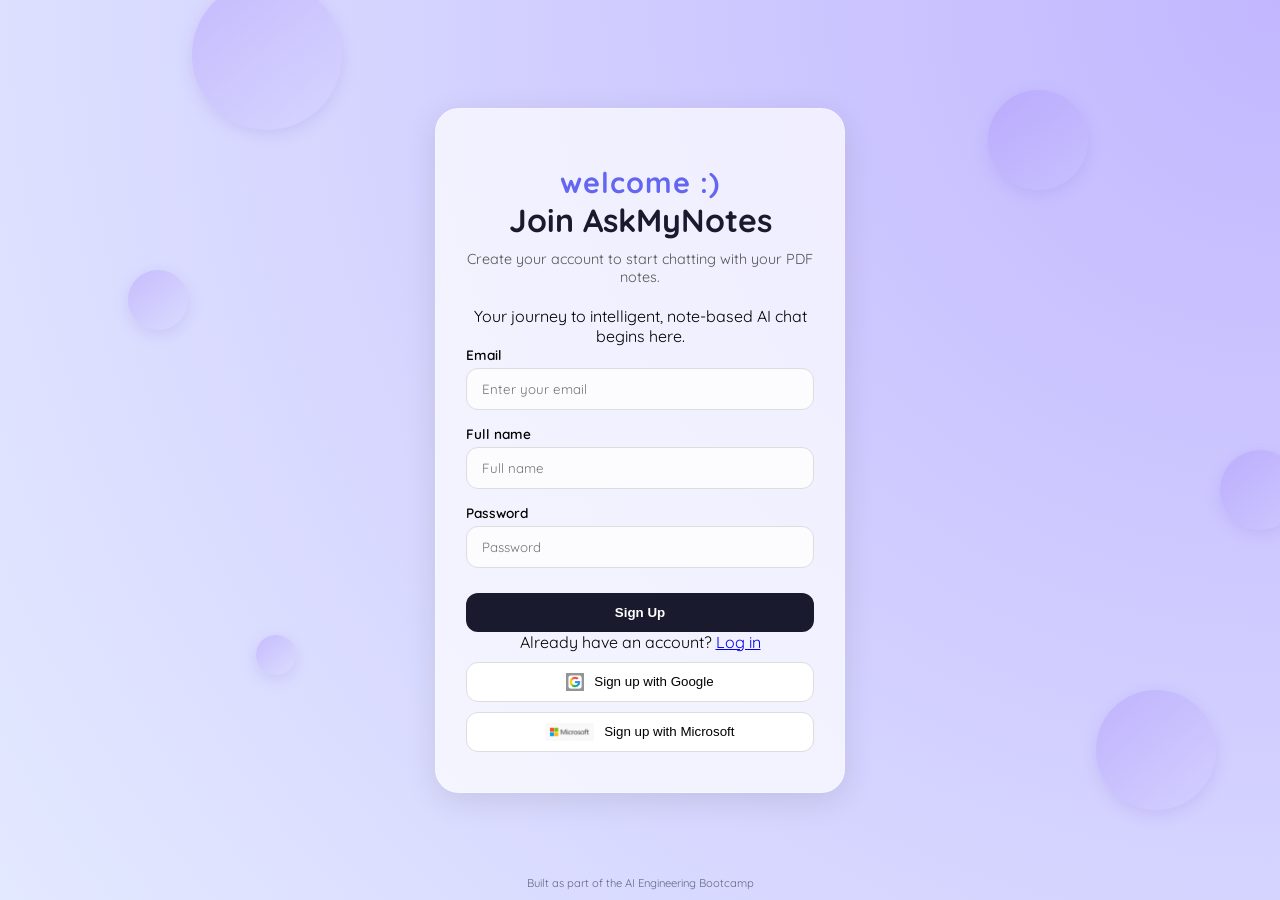
<file: frontend/index.html>
<!DOCTYPE html>
<html lang="en">
<head>
    <meta charset="UTF-8">
    <meta name="viewport" content="width=device-width, initial-scale=1.0">
    <title>AskMyNotes - AI PDF Chat</title>
    <link rel="stylesheet" href="style.css">
    <link href="https://fonts.googleapis.com/css2?family=Quicksand:wght@400;600;700&display=swap" rel="stylesheet">
    <script src="app.js" defer></script>
</head>
<body class="signup-theme" id="body-bg">

    <!-- FLOATING SPHERES BACKGROUND -->
    <div class="sphere sphere-1"></div>
    <div class="sphere sphere-2"></div>
    <div class="sphere sphere-3"></div>
    <div class="sphere sphere-4"></div>
    <div class="sphere sphere-5"></div>
    <div class="sphere sphere-6"></div>

    <!-- SIGN UP PAGE -->
    <div class="container" id="signup-page">
        <div class="glass-card signup-card">
            <p style="text-align: center; font-weight: 700; font-size: 1.8rem; margin-top: 15px; color: #6366f1; letter-spacing: 1px;">welcome :) </p>
            <h1>Join AskMyNotes</h1> 
            <p class="subtitle">Create your account to start chatting with your PDF notes.</p>
            <p class="journey-text">Your journey to intelligent, note-based AI chat begins here.</p>
            
            <form id="registration-form">
                <div class="input-group">
                    <label>Email</label>
                    <input type="email" placeholder="Enter your email" required>
                </div>
                <div class="input-group">
                    <label>Full name</label>
                    <input type="text" placeholder="Full name" required>
                </div>
                <div class="input-group">
                    <label>Password</label>
                    <input type="password" placeholder="Password" required>
                </div>
                <button type="submit" class="btn-primary">Sign Up</button>
            </form>

            <p class="login-link">Already have an account? <a href="#">Log in</a></p>
            
            <div class="social-login">
                <button class="btn-social"><img src="google.jpeg" alt="Google"> Sign up with Google</button>
                <button class="btn-social"><img src="microsoft.webp" alt="Microsoft"> Sign up with Microsoft</button>
            </div>
        </div>
    </div>

    <!-- ASKMYNOTES MAIN PAGE -->
    <div class="container hidden" id="main-page">
        <div class="glass-card main-card">
          <p style="text-align: center; font-weight: 700; font-size: 2.0rem; margin-top: 15px; color: #6366f1; letter-spacing: 1px;">welcome Buddy! :) </p>

            <h1 class="logo-text">AskMyNotes</h1>
            <p class="subtitle">Chat with your PDF notes using AI-powered retrieval.</p>

            <div class="section upload-section">
                <label>Upload your notes (PDF)</label>
                <div class="file-input-wrapper">
                    <input type="file" id="file-upload" hidden>
                    <button class="btn-file" onclick="document.getElementById('file-upload').click()">Choose file</button>
                    <span id="file-name">No file chosen</span>
                </div>
                <p class="status-text">No file uploaded yet.</p>
            </div>

            <div class="section">
                <label>Your question</label>
                <textarea placeholder="Ask my notes about..."></textarea>
                <div class="align-right">
                    <button class="btn-submit">Submit</button>
                </div>
            </div>

            <div class="section">
                <label>Answer</label>
                <div class="answer-box">
                    <p class="placeholder-text">Your answer will appear here...</p>
                </div>
            </div>
        </div>

        <nav class="bottom-nav">
            <div class="nav-item active"><span>🏠</span> Home</div>
            <div class="nav-item"><span>📚</span> Notes Library</div>
            <div class="nav-item"><span>💬</span> AI Chat</div>
            <div class="nav-item"><span>👤</span> Profile</div>
            <div class="nav-item"><span>⚙️</span> Settings</div>
        </nav>
    </div>

    <footer class="bootcamp-footer">Built as part of the AI Engineering Bootcamp</footer>

    <script>
        const form = document.getElementById('registration-form');
        form.onsubmit = (e) => {
            e.preventDefault();
            document.getElementById('signup-page').classList.add('hidden');
            document.getElementById('main-page').classList.remove('hidden');
            document.getElementById('body-bg').className = 'dark-theme';
        };
    </script>
</body>
</html>
</file>
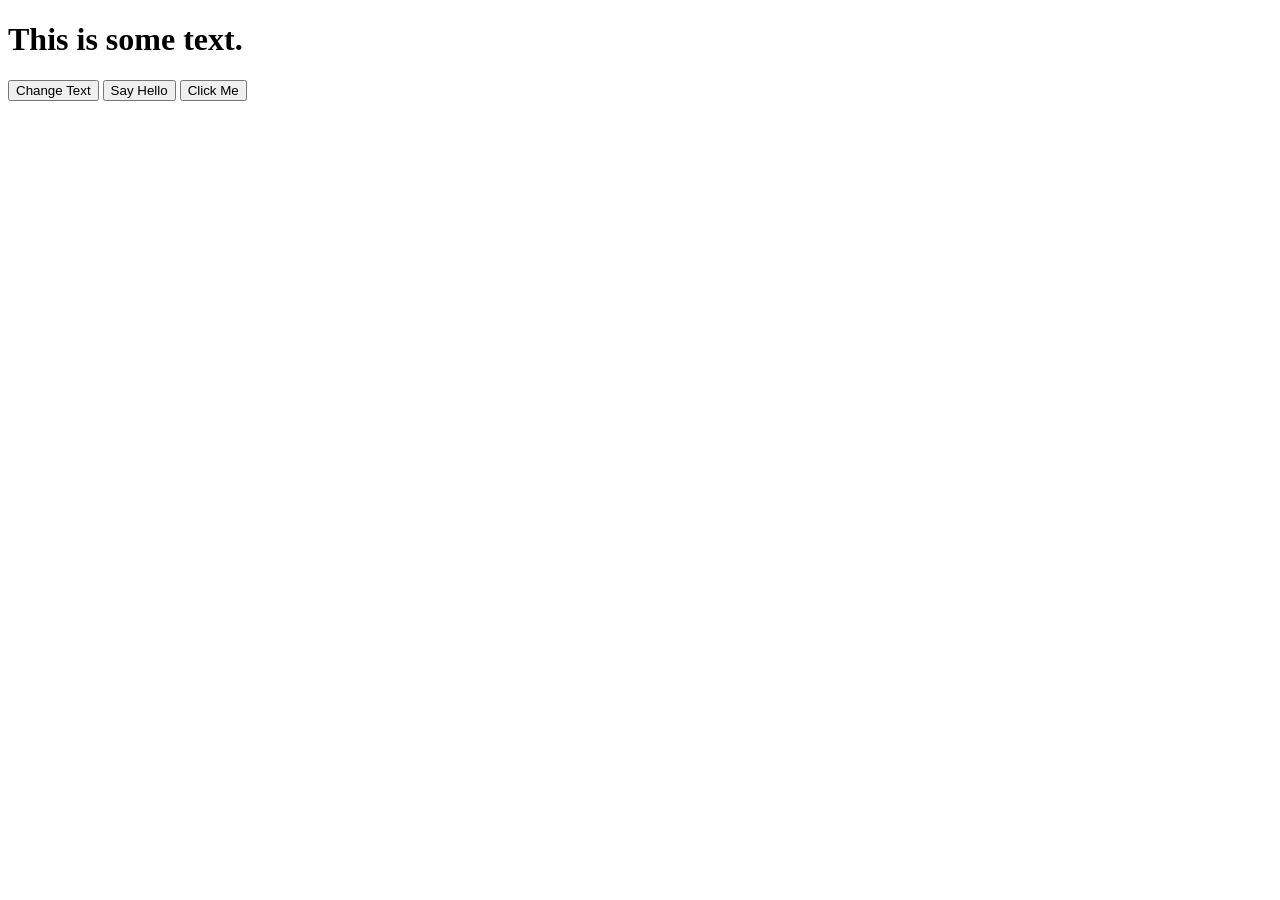
<file: frontend/js_demo.html>
<!DOCTYPE html>
<html>
<head>
    <title>JS Example</title>
</head>

<body>

    <h1 id="demo">This is some text.</h1>

    <button onclick="changeText()">Change Text</button>

    <input type="button" value="Say Hello" id="button" />

    <button id="btn">Click Me</button>

    <script>
        // Change text function
        function changeText() {
            let element = document.getElementById("demo");
            element.textContent = "Text changed by JavaScript!";
        }

        // Mouse coordinates button
        const button1 = document.querySelector('#button');
        button1.addEventListener("click", function(event) {
            const x = event.clientX;
            const y = event.clientY;
            alert(`Button clicked at X: ${x}, Y: ${y}`);
        });

        // Multiple event listeners example
        const button2 = document.getElementById("btn");

        button2.addEventListener("click", function() {
            console.log("First");
        });

        button2.addEventListener("click", function() {
            console.log("Second");
        });
    </script>

</body>
</html>
</file>
<file: frontend/style.css>
* {
    box-sizing: border-box;
    margin: 0;
    padding: 0;
}

body {
    font-family: 'Quicksand', sans-serif;
    min-height: 100vh;
    display: flex;
    flex-direction: column;
    align-items: center;
    justify-content: center;
    transition: background 0.5s ease;
    overflow: hidden; /* Keep spheres contained */
    position: relative;
}

/* --- Floating Spheres (Bubbles) --- */
.sphere {
    position: fixed;
    border-radius: 50%;
    filter: blur(20%);
    z-index: 1;
    transition: background 0.5s ease;
}

/* Light Mode Sphere Styling */
.signup-theme .sphere {
    background: linear-gradient(135deg, rgba(167, 139, 250, 0.4) 0%, rgba(196, 181, 253, 0) 100%);
    box-shadow: 0 4px 15px rgba(136, 109, 215, 0.2);
}

/* Dark Mode Sphere Styling */
.dark-theme .sphere {
    background: linear-gradient(135deg, rgba(139, 92, 246, 0.7) 0%, rgba(139, 92, 246, 0) 100%);
    box-shadow: 0 4px 15px rgba(139, 92, 246, 0.4);
}

/* Position and size definitions (mimicking the image) */
.sphere-1 { width: 100px; height: 100px; top: 10%; right: 15%; }
.sphere-2 { width: 60px; height: 60px; top: 30%; left: 10%; }
.sphere-3 { width: 150px; height: 150px; top: -20px; left: 15%; }
.sphere-4 { width: 120px; height: 120px; bottom: 10%; right: 5%; }
.sphere-5 { width: 40px; height: 40px; bottom: 25%; left: 20%; }
.sphere-6 { width: 80px; height: 80px; top: 50%; right: -20px; }


/* --- Rest of CSS (from previous turn) --- */

.signup-theme { background: radial-gradient(circle at top right, #c2b7ff, #e3e9ff); }
.dark-theme { background: radial-gradient(circle at bottom left, #24243e, #0f0c29, #242054); color: white; }

.container { width: 100%; max-width: 450px; padding: 20px; z-index: 2; position: relative; }
.hidden { display: none; }

.glass-card {
    background: rgba(255, 255, 255, 0.7);
    backdrop-filter: blur(10%);
    border-radius: 24px;
    padding: 40px 30px;
    text-align: center;
    border: 1px solid rgba(255, 255, 255, 0.3);
    box-shadow: 0 8px 32px rgba(0, 0, 0, 0.1);
}

.dark-theme .glass-card { background: rgba(255, 255, 255, 0.05); border: 1px solid rgba(255, 255, 255, 0.1); }

h1 { font-size: 2rem; margin-bottom: 10px; color: #1a1a2e; }
.dark-theme h1 { color: #fff; background: linear-gradient(to right, #fff, #b794f4); -webkit-background-clip: text; -webkit-text-fill-color: transparent; }
.subtitle { font-size: 0.9rem; color: #555; margin-bottom: 20px; }
.dark-theme .subtitle { color: #ccc; }

.input-group { text-align: left; margin-bottom: 15px; }
label { display: block; font-weight: 600; margin-bottom: 5px; font-size: 0.85rem; }
input, textarea { width: 100%; padding: 12px 15px; border-radius: 12px; border: 1px solid #ddd; background: rgba(255, 255, 255, 0.8); font-family: inherit; }
.dark-theme input, .dark-theme textarea { background: rgba(255, 255, 255, 0.1); border-color: rgba(255, 255, 255, 0.2); color: white; }

.btn-primary, .btn-submit { width: 100%; padding: 12px; border: none; border-radius: 12px; background: #1a1a2e; color: white; font-weight: 700; cursor: pointer; margin-top: 10px; }
.btn-submit { background: #3b82f6; }

.btn-social {
    width: 100%; padding: 10px; border: 1px solid #ddd; border-radius: 12px; background: white;
    cursor: pointer; display: flex; align-items: center; justify-content: center; gap: 10px; margin-top: 10px;
}
.btn-social img { height: 18px; }

.bottom-nav { position: fixed; bottom: 40px; background: rgba(255, 255, 255, 0.1); backdrop-filter: blur(10px); display: flex; gap: 20px; padding: 10px 20px; border-radius: 30px; border: 1px solid rgba(255,255,255,0.2); z-index: 10; }
.nav-item { font-size: 0.75rem; text-align: center; opacity: 0.7; cursor: pointer; color: white; }
.nav-item.active { opacity: 1; color: #a78bfa; }

.bootcamp-footer { position: fixed; bottom: 10px; font-size: 0.7rem; opacity: 0.6; z-index: 10; color: white;}
.signup-theme .bootcamp-footer {color: #1a1a2e;}
</file>
